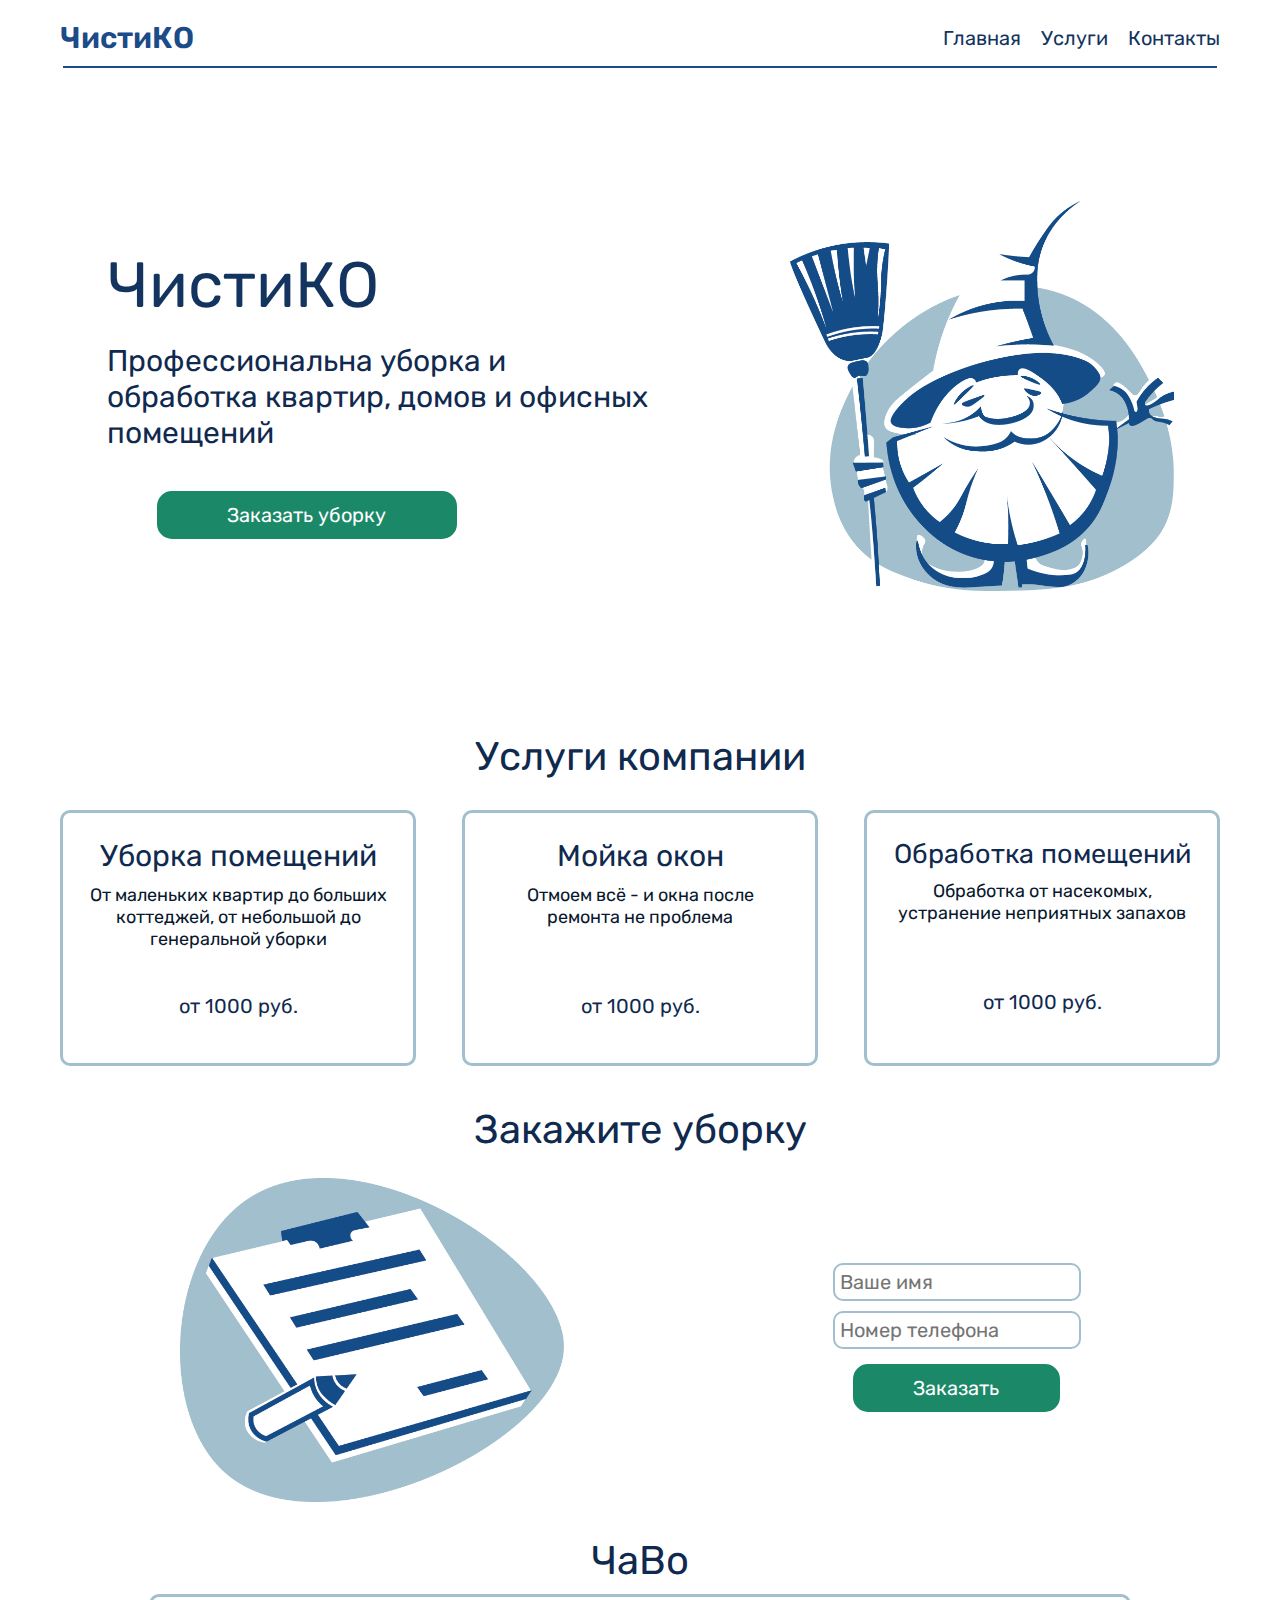
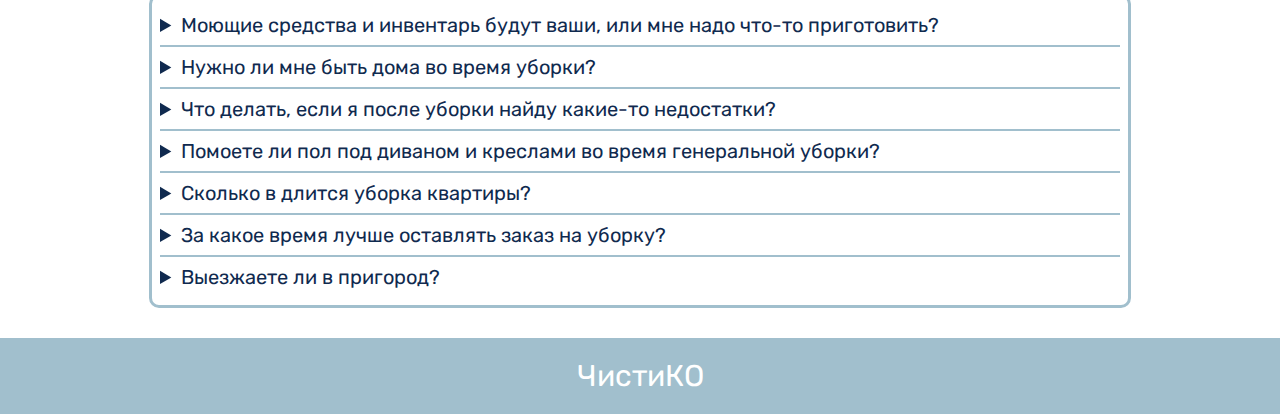
<file: index.html>
<!DOCTYPE html>
<html lang="RU">
<head>
	<meta charset="UTF-8">
    <meta name="viewport" content="width=device-width, initial-scale=1">
	<link rel="stylesheet" type="text/css" href="css/style.css">
	<link type="image/png" sizes="140x140" rel="icon" href="img/bg.png">
	<title>ЧистиКО</title>
</head>
<body>
    <div class="headback">
        <header style="max-width: 1200px;">
            <!-- <p class="header--p" style=" margin-left: 20px;">ЧистиКО</p> -->
            <a class="header--p" style=" margin-left: 20px; text-decoration: none;" href="index.html">ЧистиКО</a>
            <div class="link-bar">
                <a class="header--a" id="index">Главная</a>
                <a class="header--a" id="uslugi">Услуги</a>
                <a class="header--a" id="contacts">Контакты</a>
                <!-- <a class="header--a" href="#">Рыба сюда</a>
                <a class="header--a" href="#">О рыбе</a> -->
            </div>
        </header>
    <hr noshade>
    </div>
    <div class="block">
        <div class="body--main">
            <div class="body--container">
            <!-- <div class="body--container" style="background-image: url(img/bg.png); background-repeat: no-repeat; background-size: contain; background-position: center;"> -->
                <p class="body--h">ЧистиКО</p>
                <p class="body--c">Профессиональна уборка и обработка квартир, домов и офисных помещений</p>
                <button style="width: 80%; max-width: 300px; cursor: pointer;" id="uslugi1">Заказать уборку</button>
            </div>
            <div>
                <img src="img/logo.png" class="img--main">
            </div>
        </div>

        <p class="btw-h" id="usl">Услуги компании</p>

        <div class="card-container">
            <div class="card border-1">
                <p class="card-head">Уборка помещений</p>
                <p class="card-text">От маленьких квартир до больших коттеджей, от небольшой до генеральной уборки</p>
                <p class="card-price">от 1000 руб.</p>
                <!-- <button class="button" href="#">Рыба туда</button> -->
            </div>

            <div class="card border-1">
                <p class="card-head">Мойка окон</p>
                <p class="card-text">Отмоем всё - и окна после ремонта не проблема</p>
                <p class="card-price">от 1000 руб.</p>
            </div>

            <div class="card border-1">
                <p class="card-head" style="font-size: 27px;">Обработка помещений</p>
                <p class="card-text">Обработка от насекомых, устранение неприятных запахов</p>
                <p class="card-price">от 1000 руб.</p>
            </div>
        </div>
        
        <p class="btw-h" id="of">Закажите уборку</p>

        <div class="order-form">
            <img src="img/order.png" class="img--main">
            <div class="input-container">
                <input type="text" id="i1" placeholder="Ваше имя" minlength="3">
                <input type="tel" id="i2" placeholder="Номер телефона" pattern="\d+" minlength="11" maxlength="11">
                <input type="submit" id="call" value="Заказать">
            </div>
        </div>

        <p class="btw-h">ЧаВо</p>

        <div class="details-container">
            <details> <summary><b>Моющие средства и инвентарь будут ваши, или мне надо что-то приготовить?</b></summary>
                <div>Всё необходимое для уборки мы привезем с собой. Всё это входит в стоимость.</div>
            </details>
            <hr noshade>
            <details> <summary><b>Нужно ли мне быть дома во время уборки?</b></summary>
                <div>Не обязательно. Вы можете подъехать по завершении работ - примерное время окончания уборки Вам сообщат заранее.</div>
            </details>
            <hr noshade>
            <details> <summary><b>Что делать, если я после уборки найду какие-то недостатки?</b></summary>
                <div>Сотрудники не уйдут, пока Вы не будет довольны качеством работы. Все недочеты мы устраняем на месте.</div>
            </details>
            <hr noshade>
            <details> <summary><b>Помоете ли пол под диваном и креслами во время генеральной уборки?</b></summary>
                <div>Во время генеральной уборки отодвигается легкая и корпусная мебель и под ними моется пол, тяжелая мебель двигаться не будет.</div>
            </details>
            <hr noshade>
            <details> <summary><b>Сколько в длится уборка квартиры?</b></summary>
                <div>В среднем 4-8 часов - зависит от сложности работ и количества комнат. </div>
            </details>
            <hr noshade>
            <details> <summary><b>За какое время лучше оставлять заказ на уборку?</b></summary>
                <div>Оставить заявку можно за 1-2 дня. Но в периоды высокой загрузки этот срок может увеличиваться. В редких случаях мы можем отработать заявку в день заказа. Такое может быть если какой-то клиент отказался, и образовалось окно в графике.</div>
            </details>
            <hr noshade>
            <details> <summary><b>Выезжаете ли в пригород?</b></summary>
                <div>Да</div>
            </details>
        </div>
    </div>

    <footer style="background-color: #A1BFCD; text-align: center; margin-top: 30px; color: white; padding: 20px;">
        <p style="font-size: 30px">ЧистиКО</p>
    </footer>
</body>
<script>
    function scroll() {
        document.getElementById("of").scrollIntoView({
            behavior: "smooth",
            block: "start"
        });
    }

    document.getElementById("uslugi").addEventListener("click", scroll);
    document.getElementById("uslugi1").addEventListener("click", scroll);
    document.getElementById("contacts").addEventListener("click", () => {
        window.location.href = "contacts.html";
    });

    let blue = false;
    let red = false;

    document.getElementById("call").addEventListener("click", () => {
        const name = document.getElementById("i1").value;
        const phone = document.getElementById("i2").value;
        const token = "";
        const uid = "";
        if (name.length < 2 || phone.length < 10) return;
        // send message via telegram bot api
        fetch(`https://api.telegram.org/bot${token}/sendMessage?chat_id=${uid}&text=Имя: ${name}%0AТелефон: ${phone}`)
            .then(response => response.json())
            .then(data => {
                if (data.ok) {
                    // change button text
                    document.getElementById("call").value = "Отправлено!";
                    //change button color to blue
                    document.getElementById("call").style.backgroundColor = "#1B4B88";
                    document.getElementById("call").style.border = "2px solid #1B4B88";
                    blue = true;
                } else {
                    // change button text
                    document.getElementById("call").value = "Ошибка!";
                    //change button color to red
                    document.getElementById("call").style.backgroundColor = "#bd4e0d";
                    document.getElementById("call").style.border = "2px solid #bd4e0d";
                    red = true;
                }
                setTimeout(() => {
                    document.getElementById("call").value = "Заказать";
                    document.getElementById("call").style.backgroundColor = "#1b8868";
                    document.getElementById("call").style.color = "white";
                    document.getElementById("call").style.border = "2px solid #1b8868";
                    blue = false;
                    red = false;
                }, 2000);
            });
    });

    document.getElementById("call").addEventListener("mouseover", () => {
        document.getElementById("call").style.backgroundColor = "white";
        document.getElementById("call").style.color = "#1b8868";
        document.getElementById("call").style.border = "2px solid #1b8868";
    });

    document.getElementById("call").addEventListener("mouseout", () => {
        if (blue) {
            document.getElementById("call").style.backgroundColor = "#1B4B88";
            document.getElementById("call").style.color = "white";
            document.getElementById("call").style.border = "2px solid #1B4B88";
        } else if (red) {
            document.getElementById("call").style.backgroundColor = "#bd4e0d";
            document.getElementById("call").style.color = "white";
            document.getElementById("call").style.border = "2px solid #bd4e0d";
        } else {
            document.getElementById("call").style.backgroundColor = "#1b8868";
            document.getElementById("call").style.color = "white";
            document.getElementById("call").style.border = "2px solid #1b8868";
        }
    });
</script>
</html>
</file>
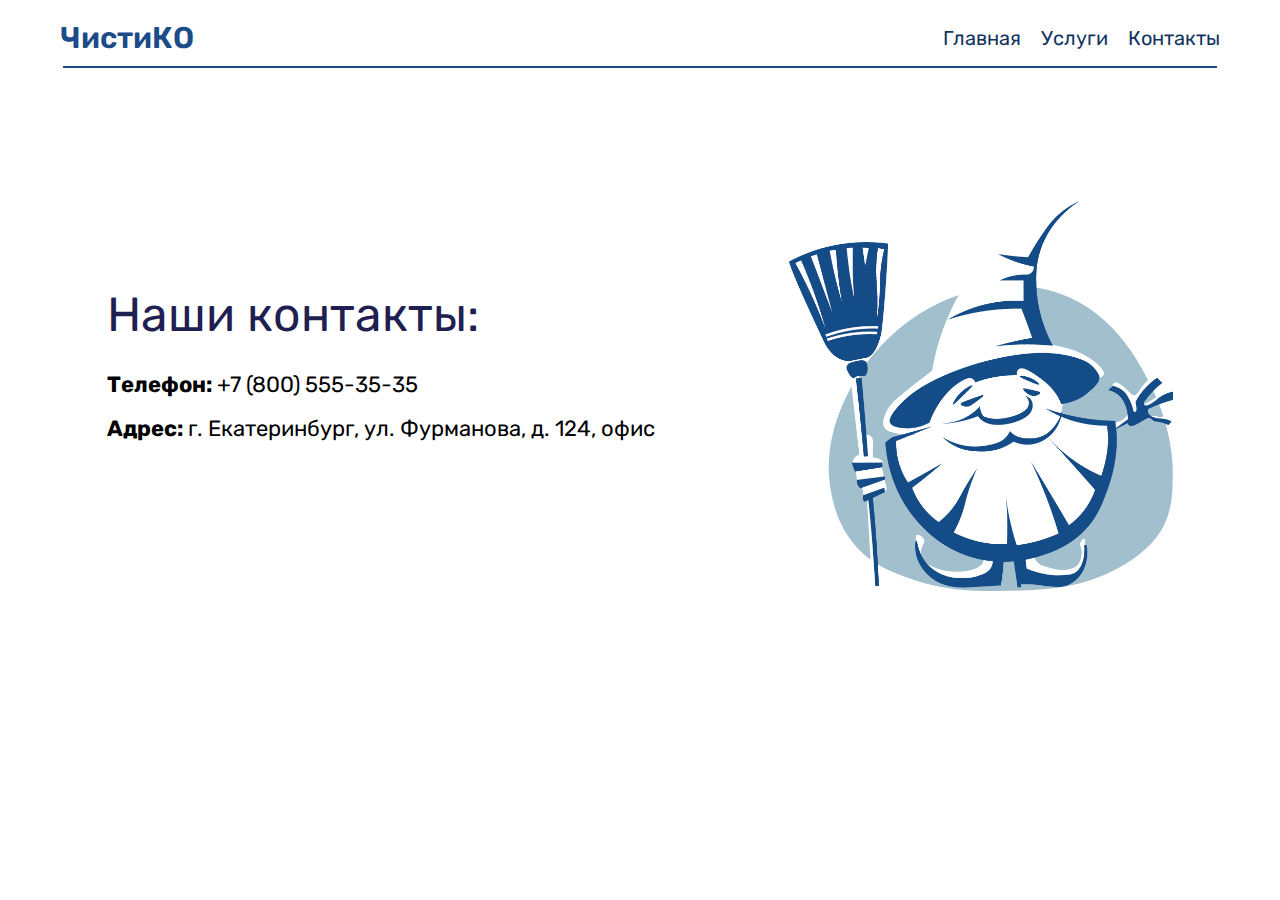
<file: contacts.html>
<!DOCTYPE html>
<html lang="RU">
<head>
	<meta charset="UTF-8">
    <meta name="viewport" content="width=device-width, initial-scale=1">
	<link rel="stylesheet" type="text/css" href="css/style.css">
	<link type="image/png" sizes="140x140" rel="icon" href="img/">
	<title>ЧистиКО</title>
</head>
<body>
    <div class="headback">
        <header style="max-width: 1200px;">
            <!-- <p class="header--p" style=" margin-left: 20px;">ЧистиКО</p> -->
            <a class="header--p" style=" margin-left: 20px; text-decoration: none;">ЧистиКО</a>
            <div class="link-bar">
                <a class="header--a" id="index">Главная</a>
                <a class="header--a" id="uslugi">Услуги</a>
                <a class="header--a" id="contacts">Контакты</a>
                <!-- <a class="header--a" href="#">Рыба сюда</a>
                <a class="header--a" href="#">О рыбе</a> -->
            </div>
        </header>
    <hr noshade>
    </div>
    <div class="block">
        <div class="body--main">
            <div class="body--container">
                <p class="body--m" style="margin-bottom: 20px;">Наши контакты:</p>
                <p class="body--u" style="font-size: 22px"><b>Телефон:</b> +7 (800) 555-35-35<br><b>Адрес:</b> г. Екатеринбург, ул. Фурманова, д. 124, офис</p>
            </div>
            <div>
                <img src="img/logo.png" class="img--main">
            </div>
        </div>
    </div>
</body>
<script>
    document.getElementById("index").addEventListener("click", function(){
        window.location.href = "index.html";
    });
    document.getElementById("uslugi").addEventListener("click", function(){
        window.location.href = "index.html#usl";
    });
</script>
</html>
</file>
<file: css/style.css>
body {
    margin: 0;
}

* {
    margin: 0;
    font-family: "Rubik", sans-serif;
}

a {
    color: black;
    cursor: pointer;
}

header {
    display: flex;
    flex-direction: row;
    justify-content: space-between;
    margin: auto;
    padding: 20px 40px 10px 40px;
}

hr {
    max-width: min(90vw, 1300px);
    margin: auto;
    text-align: center;
    border-color: #1B4B88;
    background-color: #1B4B88;
}

.details-container hr {
    border-color: #A1BFCD;
    background-color: #A1BFCD;
}

.headback {
    /* background-color: rgb(255, 255, 255); */
    padding-bottom: 15px;
    color: rgb(0, 0, 0);
}

.border-1 {
    border: 1px solid black;
}

.block {
    max-width: 1200px;
    margin: auto;
    padding: 0 40px;
}

.button {
    border: 1px solid black;
    background-color: white;
    border-radius: 0;
    font-size: 20px;
    margin-top: 60px;
}

.button:hover {
    color: white;
    background-color: black;
}

.card-container {
    /*margin-bottom: 20px;*/
    margin: auto;
    display: flex;
    flex-direction: row;
    justify-content: space-between;
    align-items: stretch;
    /* background-color: #cddee6; */
    padding: 10px;
    /* border-radius: 10px; */
    /* width: 100vw; */
}

.card {
    margin: 10px;
    max-width: 300px;
    width: 100%;
    height: 200px;
    text-align: center;
    padding: 25px;
    /* box-shadow: 0px 5px 5px 0px rgba(0, 0, 0, 0.5); */
    border-radius: 10px;
    /* border-color: #1B4B88; */
    border-color: #A1BFCD;
    border-width: 3px;
    /* border-width: 0px; */
    background-color: white;
}

.card-head {
    font-size: 30px;
    margin-bottom: 10px;
    color: #102a4f;
}

.card-text {
    height: 50%;
    font-size: 18px;
    margin-bottom: 10px;
    color: #09182e;
}

.card-price {
    font-size: 20px;
    margin-bottom: 10px;
    color: #102a4f;
}

.details-container {
    width: 80%;
    border-radius: 10px;
    border: 3px solid #A1BFCD;
    padding: 8px;
    margin: auto;
    font-size: 20px;
    font-weight: lighter;
}

details {
    margin: 8px 0px;
}

details div {
    padding: 15px 25px;
}

summary {
    color: #102a4f;
    cursor: pointer;
    transition: all 0.5s ease;
}

.row {
    display: flex;
    flex-direction: row;
}

.link-bar {
    display: flex;
    flex-direction: row;
}

.img--main {
    max-width: 400px;
    width: 30vw;
    /* padding-top: 18vh; */
}

button {
    cursor: pointer;
    background-color: #1b8868;
    color: white;
    border-radius: 15px;
    font-size: 20px;
    padding: 10px 20px;
    margin: 10px 50px;
    border: 2px solid #1b8868;

    transition: all 0.2s ease-out;
}

button:hover {
    background-color: white;
    color: #1b8868;
}

input {
    padding: 5px;
    border: 2px solid #A1BFCD;
    font-size: 20px;
    outline: none;
    border-radius: 10px;
    margin: 5px;
}

.input-container {
    padding: 15px;
    display: flex;
    flex-direction: column;
}

input:focus {
    border-width: 2px;
    border-color: #1b8868;
}

.order-form {
    /*border-radius: 15px;*/
    /*border-width: 2px;*/
    /*border: solid;*/
    /*border-color: #A1BFCD;*/
    padding: 15px;
    display: flex;
    flex-direction: row;
    justify-content: space-around;
    align-items: center;
    margin-bottom: 20px;
}

.order-form input[type="text"] input[type="tel"] {
    /*width: 100%;*/
    max-width: 50vw;
}

input:invalid:not(:placeholder-shown) {
    border-color: #d75813;
}

input:valid:not(:placeholder-shown) {
    border-color: #1b8868;
}

.order-form input[type="submit"] {
    cursor: pointer;
    width: 80%;
    background-color: #1b8868;
    color: white;
    border-radius: 15px;
    font-size: 20px;
    padding: 10px 20px 10px 20px;
    margin: 10px 50px 10px 10%;
    border: 2px solid #1b8868;

    transition: all 0.2s ease-out;
}

.order-form input[type="submit"]:hover {
    background-color: white;
    color: #1b8868;
}

.body--main {
    display: flex;
    flex-direction: row;
    justify-content: space-around;
    align-items: center;
    height: 70vh;
}

.body--container {
    /* padding-top: -48vh; */
    display: flex;
    flex-direction: column;
    margin: 0;
}

.btw-h {
    cursor: pointer;
    text-align: center;
    font-size: 40px;
    margin: 20px 0 10px 0;
    color: #102a4f;
}

.body--c {
    max-width: 550px;
    font-size: 30px;
    margin: 20px 0 30px 0;
    color: #102a4f;
}

.body--u {
    max-width: 550px;
    font-size: 30px;
    margin-bottom: 60px;
    line-height: 200%;
}

.body--h {
    font-size: 4rem;
    margin-bottom: 0px;
    color: #13345f;
}

.body--m {
    font-size: 3rem;
    margin-bottom: 0;
    color: rgb(31, 31, 82);
}

.header--p {
    font-size: 30px;
    margin: auto 0 auto 0;
    color: #1B4B88;
    font-weight: 600;
}

.header--a {
    /* padding-left: 20px; */
    padding-right: 20px;
    font-size: 20px;
    margin: auto;
    /* text-decoration: none; */
    color: #13345f;
}

.header--a:hover {
    color: #8c00a8;
}

details [open] summary ~ * {
    transition: .5s ease-in-out;
}

@media (max-width: 1200px) {
    .body--c {
        font-size: 30px;
    }

    .body--u {
        font-size: 27px;
    }

    .body--h {
        font-size: 45px;
    }

    .body--m {
        font-size: 35px;
    }

    .header--p {
        font-size: 35px;
    }
}

@media (max-width: 992px) {
    .body--c {
        font-size: 30px;
    }

    .body--u {
        font-size: 25px;
    }

    .body--h {
        font-size: 50px;
    }

    .body--m {
        font-size: 40px;
    }

    .header--p {
        font-size: 40px;
        padding-right: 15px
    }

    .body--main {
        flex-direction: column;
    }

    .img--main {
        padding: 0;
        width: 60vw;
    }

    .body--main {
        justify-content: flex-start;
        height: auto;
        padding-bottom: 30px;
    }

    .body--main * {
        margin-top: 20px;
    }

    .card-container {
        flex-direction: column;
        align-items: center;
    }

    .order-form {
        flex-direction: column;
        align-items: center;
    }

    button {
        margin: auto;
    }
}

@media (max-width: 767px) {
    .body--c {
        font-size: 25px;
    }

    .body--u {
        font-size: 20px;
    }

    .body--h {
        font-size: 40px;
    }

    .body--m {
        font-size: 35px;
    }

    .header--a {
        padding: 0px;
    }

    .header--p {
        font-size: 30px;
        text-align: center;
    }

    header {
        flex-direction: column;
        padding: 20px 20px 10px 20px;
    }

    .link-bar {
        flex-direction: column;
    }

    .header--a {
        margin-top: 10px;
    }
}

@media (max-width: 420px) {
    .body--c {
        font-size: 25px;
    }

    .body--u {
        font-size: 20px;
    }

    .body--h {
        font-size: 35px;
    }

    .body--m {
        font-size: 30px;
    }

    .header--p {
        font-size: 26px;
    }

    header {
        flex-direction: column;
    }

    .link-bar {
        flex-direction: column;
    }

    .header--a {
        margin-top: 5px;
    }
}

@font-face {
    font-family: "Main";
    src: url(../fonts/Jost/Jost-VariableFont_wght.ttf);
}

@font-face {
    font-family: "Nunito";
    src: url("../fonts/Nunito-VariableFont_wght.ttf");
}

@font-face {
    font-family: "Rubik";
    src: url("../fonts/Rubik-VariableFont_wght.ttf");
}

@font-face {
    font-family: "Fira";
    src: url("../fonts/FiraSans-Regular.ttf");
}

@font-face {
    font-family: "Overpass";
    src: url("../fonts/Overpass-VariableFont_wght.ttf");
}
</file>
